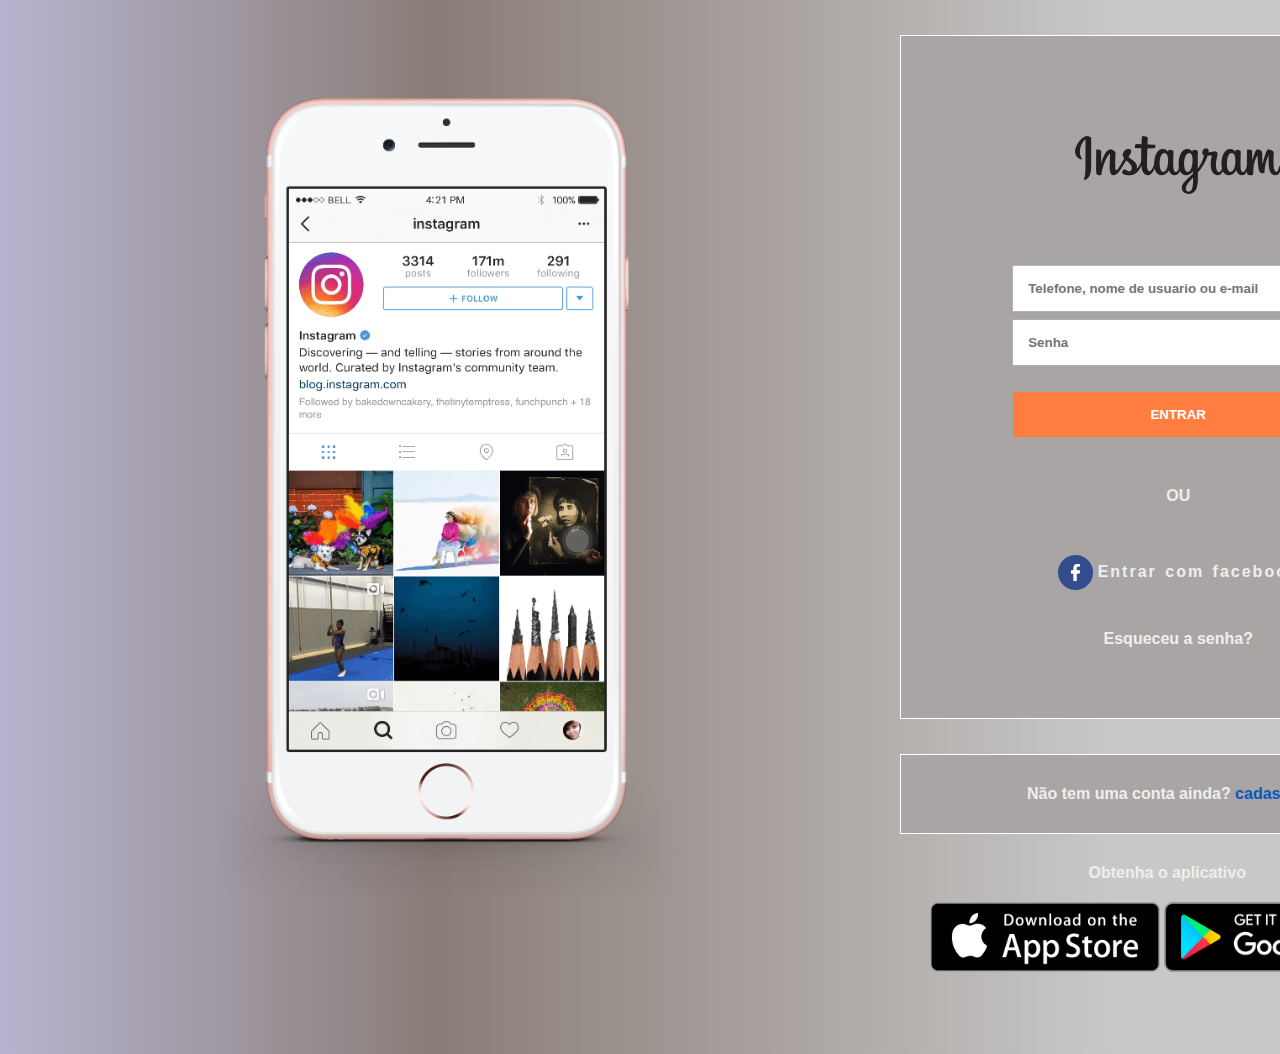
<file: index.html>
<!DOCTYPE html>
<html lang="en">

<head>
  <meta charset="UTF-8">
  <meta name="viewport" content="width=device-width, initial-scale=1.0">
  <title>Document</title>
  <link rel="stylesheet" href="style.css">
  <link rel="shortcut icon" href="img/instagram.png" type="image/x-icon">
</head>

<body>
  <div class="conteudo">
    <div class="imagem-celular">
      <img src="img/instagram-celular.png" alt="" width="900px" height="900px">
    </div>

    <div class="entre-linhas">
      <div class="campo-de-cadastro">
        <div class="logo-instagram">
          <img src="img/instagram-logo.png" alt="">
        </div>

        <div class="formulario">
          <form action="">
            <input type="text" placeholder="Telefone, nome de usuario ou e-mail">
            <input type="password" placeholder="Senha" id="senha">
            <label for="senha"></label>
            <button>ENTRAR</button>
          </form>
        </div>

        <p class="letrap">OU</p>

        <div class="link-facebook">
          <a href="https://www.facebook.com/?locale=pt_BR" target="_blank">
            <img src="img/facebook.png" alt="" width="35px" class="facebook-logo">
            <span class="login-face" style="word-spacing: 2px; letter-spacing: 2px;">Entrar com facebook</span>
          </a>
        </div>

        <a href="">
          <p class="senha" style="text-align: center; padding: 40px; margin-left: 0px;">Esqueceu a senha?</p>
        </a>
      </div>

      <div class="campo-de-cadastro espaco">
        <span>Não tem uma conta ainda? <a href=""><span style="color: rgb(8, 88, 192);">cadastre-se!</span></a></span>
      </div>

      <div class="logosappstore">
        <p style="margin-left: 40px;">Obtenha o aplicativo</p>
        <div class="links-appstore">
          <img style="cursor: pointer;" src="img/apple-button.png" alt="" width="230px" height="70px">
          <img style="cursor: pointer;" src="img/googleplay-button.png" alt="" width="230px" height="70px">
        </div>
      </div>

      <div class="footer"></div>
    </div>
  </div>
</body>

</html>
</file>
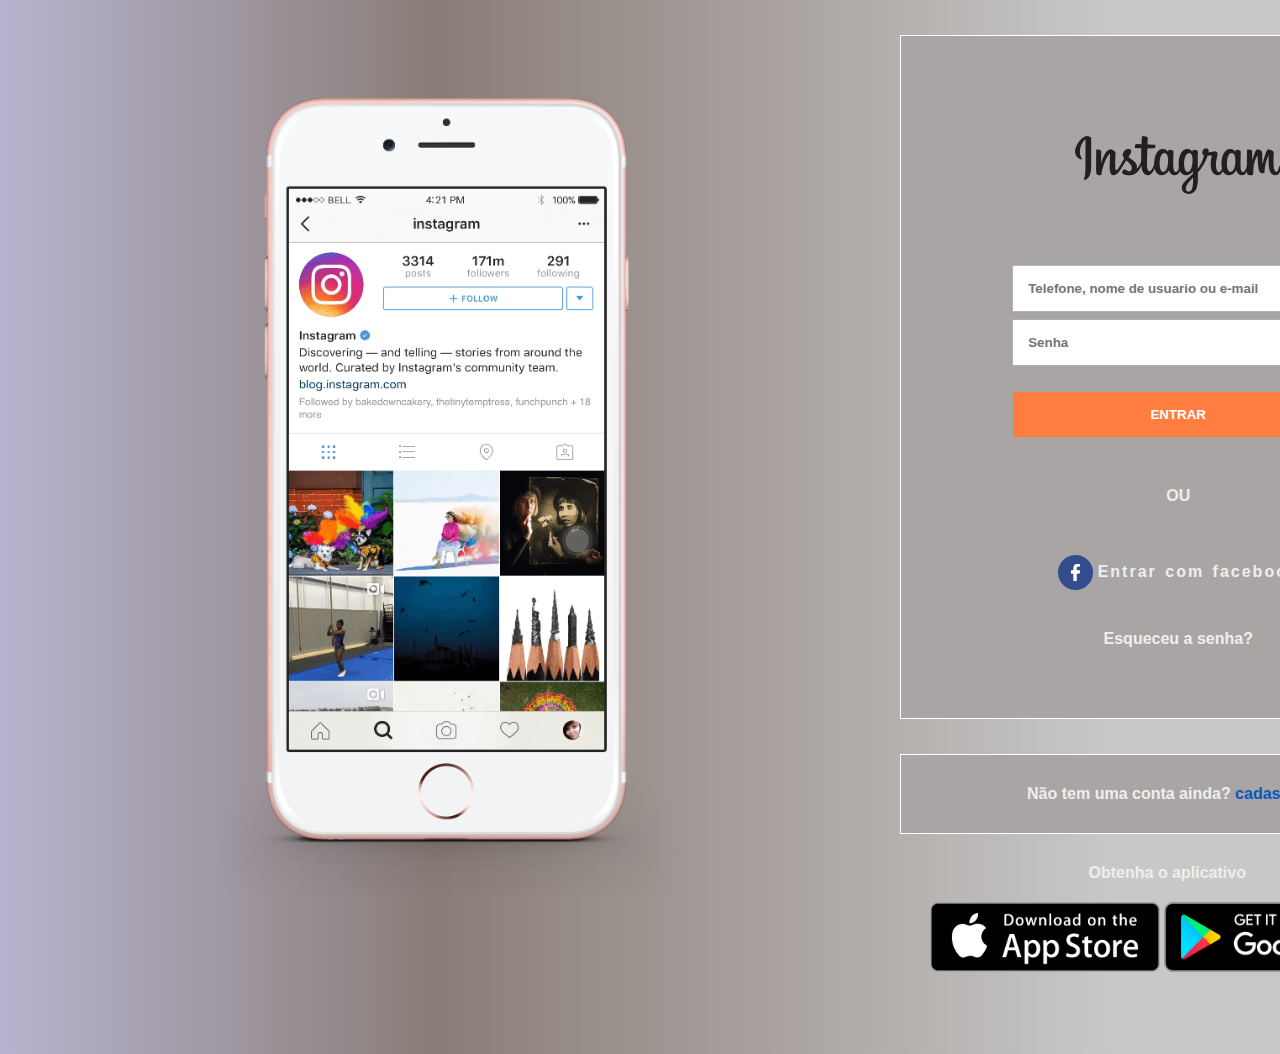
<file: PROJETO - INSTAGRAM/index.html>
<!DOCTYPE html>
<html lang="en">

<head>
  <meta charset="UTF-8">
  <meta name="viewport" content="width=device-width, initial-scale=1.0">
  <title>Document</title>
  <link rel="stylesheet" href="style.css">
  <link rel="shortcut icon" href="img/instagram.png" type="image/x-icon">
</head>

<body>
  <div class="conteudo">
    <div class="imagem-celular">
      <img src="img/instagram-celular.png" alt="" width="900px" height="900px">
    </div>

    <div class="entre-linhas">
      <div class="campo-de-cadastro">
        <div class="logo-instagram">
          <img src="img/instagram-logo.png" alt="">
        </div>

        <div class="formulario">
          <form action="">
            <input type="text" placeholder="Telefone, nome de usuario ou e-mail">
            <input type="password" placeholder="Senha" id="senha">
            <label for="senha"></label>
            <button>ENTRAR</button>
          </form>
        </div>

        <p class="letrap">OU</p>

        <div class="link-facebook">
          <a href="https://www.facebook.com/?locale=pt_BR" target="_blank">
            <img src="img/facebook.png" alt="" width="35px" class="facebook-logo">
            <span style="word-spacing: 2px; letter-spacing: 2px;">Entrar com facebook</span>
          </a>
        </div>

        <a href="">
          <p style="text-align: center; padding: 40px; margin-left: 0px;">Esqueceu a senha?</p>
        </a>
      </div>

      <div class="campo-de-cadastro espaco">
        <span>Não tem uma conta ainda? <a href=""><span style="color: rgb(8, 88, 192);">cadastre-se!</span></a></span>
      </div>

      <div class="logosappstore">
        <p style="margin-left: 40px;">Obtenha o aplicativo</p>
        <div class="links-appstore">
          <img style="cursor: pointer;" src="img/apple-button.png" alt="" width="230px" height="70px">
          <img style="cursor: pointer;" src="img/googleplay-button.png" alt="" width="230px" height="70px">
        </div>
      </div>

      <div class="footer"></div>
    </div>
  </div>
</body>

</html>
</file>
<file: style.css>
* {
  font-family: sans-serif;
  margin: 0;
  padding: 0;
  color: rgb(238, 238, 238);
  font-weight: bold;
}

body {
  background: linear-gradient(90deg, rgba(182, 180, 207, 1) 0%, rgba(138, 125, 119, 1) 34%, rgba(200, 200, 200, 1) 87%);
}

a {
  text-decoration: none;
}

.conteudo {
  display: flex;
  width: 1400px;
  position: relative;
}

.imagem-celular {
  margin-bottom: 150px;
}

.campo-de-cadastro {
  border: 1px solid rgb(255, 255, 255);
  width: 100%;
  max-height: 700px;
  margin-top: 35px;
  padding: 30px;
  background-color: rgb(169, 165, 165)
}

.logo-instagram {
  text-align: center;
  padding-top: 40px;
  margin-top: 30px;
}

.formulario {
  padding-top: 30px;
}

form {
  display: flex;
  align-items: center;
  flex-direction: column;
  padding-top: 30px;
}

input {
  width: 300px;
  margin-top: 7px;
  outline: none;
  padding: 15px;
  color: rgb(0, 0, 0);
  border: 1px solid rgb(177, 177, 177);
  transition: 0.5s all;
}

button {
  margin-top: 26px;
  width: 331px;
  padding: 15px 5px;
  color: white;
  background-color: rgb(255, 125, 65);
  border: none;
  cursor: pointer;
  transition: 0.3s all;
}

button:hover {
  background-color: rgb(8, 88, 192);
}

.letrap {
  text-align: center;
  padding: 50px;
}

.link-facebook {
  max-width: 300px;
  margin: auto;
}

.facebook-logo {
  vertical-align: middle;
  margin-left: 30px;
}

.facebook-logo:hover {
  box-shadow: 0px 0px 36px 4px rgba(230, 235, 237, 0.5);
}

.espaco {
  padding: 30px;
  text-align: center;
}

.logosappstore {
  margin-top: 30px;
  text-align: center;
}

.logosappstore > img {
  margin-top: 20px;
}

.links-appstore {
  margin-top: 20px;
  margin-left: 30px;
}

@media (max-width:750px) {
  body > div > div.imagem-celular > img{
    display: none;

  }

  .campo-de-cadastro {
    border: 1px solid rgb(255, 255, 255);
    width: 80%;
    max-height: 470px;
    
    padding: 10px;
    margin: 35px auto;
    background-color: rgb(168, 167, 164);

}
    .letrap{
      display: none;
    }

    .link-facebook {
      margin-top: 10px;
    }
    .senha{
    color: rgb(0, 0, 0);

    padding: 0;
    }
    .conteudo{
      width: auto;
    }

}
</file>
<file: PROJETO - INSTAGRAM/style.css>
* {
  font-family: sans-serif;
  margin: 0;
  padding: 0;
  color: rgb(238, 238, 238);
  font-weight: bold;
}

body {
  background: linear-gradient(90deg, rgba(182, 180, 207, 1) 0%, rgba(138, 125, 119, 1) 34%, rgba(200, 200, 200, 1) 87%);
}

a {
  text-decoration: none;
}

.conteudo {
  display: flex;
  width: 1400px;
  position: relative;
}

.imagem-celular {
  margin-bottom: 150px;
}

.campo-de-cadastro {
  border: 1px solid rgb(255, 255, 255);
  width: 100%;
  max-height: 700px;
  margin-top: 35px;
  padding: 30px;
  background-color: rgb(169, 165, 165)
}

.logo-instagram {
  text-align: center;
  padding-top: 40px;
  margin-top: 30px;
}

.formulario {
  padding-top: 30px;
}

form {
  display: flex;
  align-items: center;
  flex-direction: column;
  padding-top: 30px;
}

input {
  width: 300px;
  margin-top: 7px;
  outline: none;
  padding: 15px;
  color: rgb(0, 0, 0);
  border: 1px solid rgb(177, 177, 177);
  transition: 0.5s all;
}

button {
  margin-top: 26px;
  width: 331px;
  padding: 15px 5px;
  color: white;
  background-color: rgb(255, 125, 65);
  border: none;
  cursor: pointer;
  transition: 0.3s all;
}

button:hover {
  background-color: rgb(8, 88, 192);
}

.letrap {
  text-align: center;
  padding: 50px;
}

.link-facebook {
  max-width: 300px;
  margin: auto;
}

.facebook-logo {
  vertical-align: middle;
  margin-left: 30px;
}

.facebook-logo:hover {
  box-shadow: 0px 0px 36px 4px rgba(230, 235, 237, 0.5);
}

.espaco {
  padding: 30px;
  text-align: center;
}

.logosappstore {
  margin-top: 30px;
  text-align: center;
}

.logosappstore > img {
  margin-top: 20px;
}

.links-appstore {
  margin-top: 20px;
  margin-left: 30px;
}
</file>
